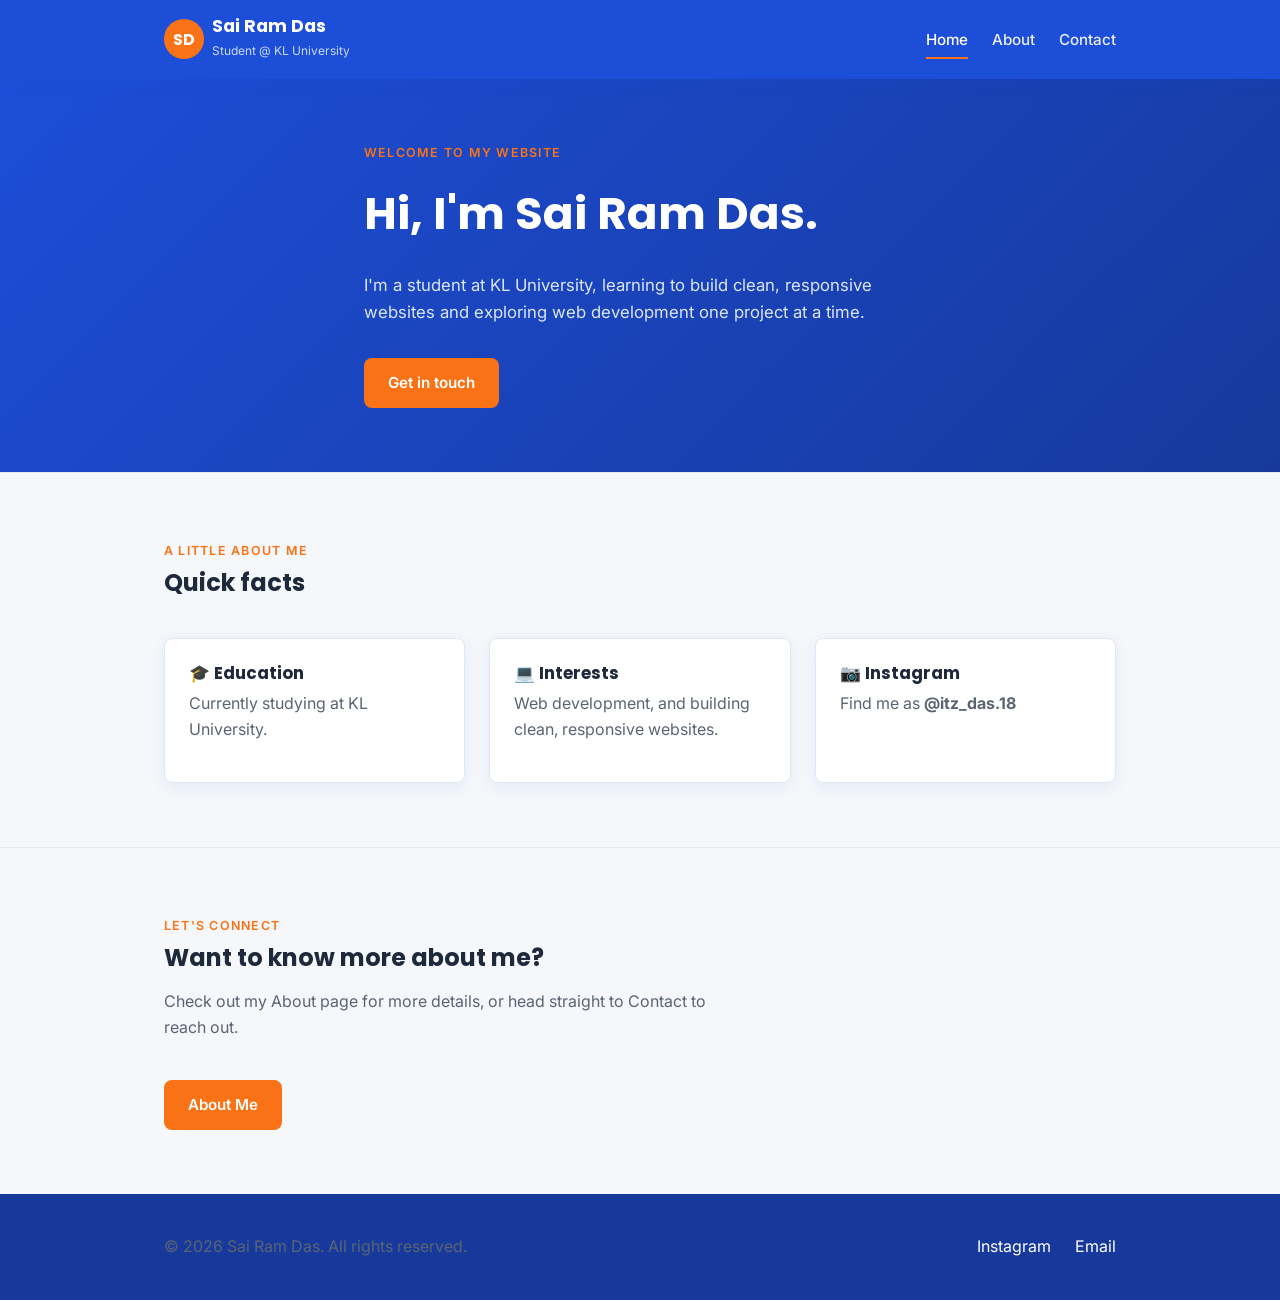
<file: WEBSITE/index.html>
<!DOCTYPE html>
<html lang="en">
<head>
  <meta charset="UTF-8" />
  <meta name="viewport" content="width=device-width, initial-scale=1.0" />
  <title>Home | Sai Ram Das</title>
  <meta name="description" content="Personal portfolio of Sai Ram Das, student at KL University." />
  <link rel="stylesheet" href="css/style.css" />
</head>
<body>

  <header class="site-header">
    <div class="container header-inner">
      <div class="brand">
        <div class="brand-mark">SD</div>
        <div class="brand-text">
          <h2>Sai Ram Das</h2>
          <span>Student @ KL University</span>
        </div>
      </div>

      <button class="nav-toggle" aria-label="Toggle navigation" aria-expanded="false">☰</button>

      <nav class="site-nav" aria-label="Primary">
        <ul>
          <li><a href="index.html" aria-current="page">Home</a></li>
          <li><a href="pages/about.html">About</a></li>
          <li><a href="pages/contact.html">Contact</a></li>
        </ul>
      </nav>
    </div>
  </header>

  <main>

    <!-- Hero -->
    <section class="hero">
      <div class="container hero-inner">
        <span class="eyebrow">Welcome to my website</span>
        <h1>Hi, I'm Sai Ram Das.</h1>
        <p>I'm a student at KL University, learning to build clean, responsive websites and exploring web development one project at a time.</p>
        <a href="pages/contact.html" class="btn">Get in touch</a>
      </div>
    </section>

    <!-- Quick facts -->
    <section class="features">
      <div class="container">
        <div class="section-heading">
          <span class="eyebrow">A little about me</span>
          <h2>Quick facts</h2>
        </div>

        <div class="grid">
          <article class="card">
            <h3>🎓 Education</h3>
            <p>Currently studying at KL University.</p>
          </article>

          <article class="card">
            <h3>💻 Interests</h3>
            <p>Web development, and building clean, responsive websites.</p>
          </article>

          <article class="card">
            <h3>📷 Instagram</h3>
            <p>Find me as <strong>@itz_das.18</strong></p>
          </article>
        </div>
      </div>
    </section>

    <!-- CTA -->
    <section class="cta">
      <div class="container">
        <div class="section-heading">
          <span class="eyebrow">Let's connect</span>
          <h2>Want to know more about me?</h2>
          <p>Check out my About page for more details, or head straight to Contact to reach out.</p>
        </div>
        <a href="pages/about.html" class="btn">About Me</a>
      </div>
    </section>

  </main>

  <footer class="site-footer">
    <div class="container footer-inner">
      <p style="margin:0;">© 2026 Sai Ram Das. All rights reserved.</p>
      <nav aria-label="Footer">
        <ul class="footer-links">
          <li><a href="https://instagram.com/itz_das.18" target="_blank" rel="noopener">Instagram</a></li>
          <li><a href="mailto:dassairam13@gmail.com">Email</a></li>
        </ul>
      </nav>
    </div>
  </footer>

  <script src="js/main.js"></script>
</body>
</html>
</file>
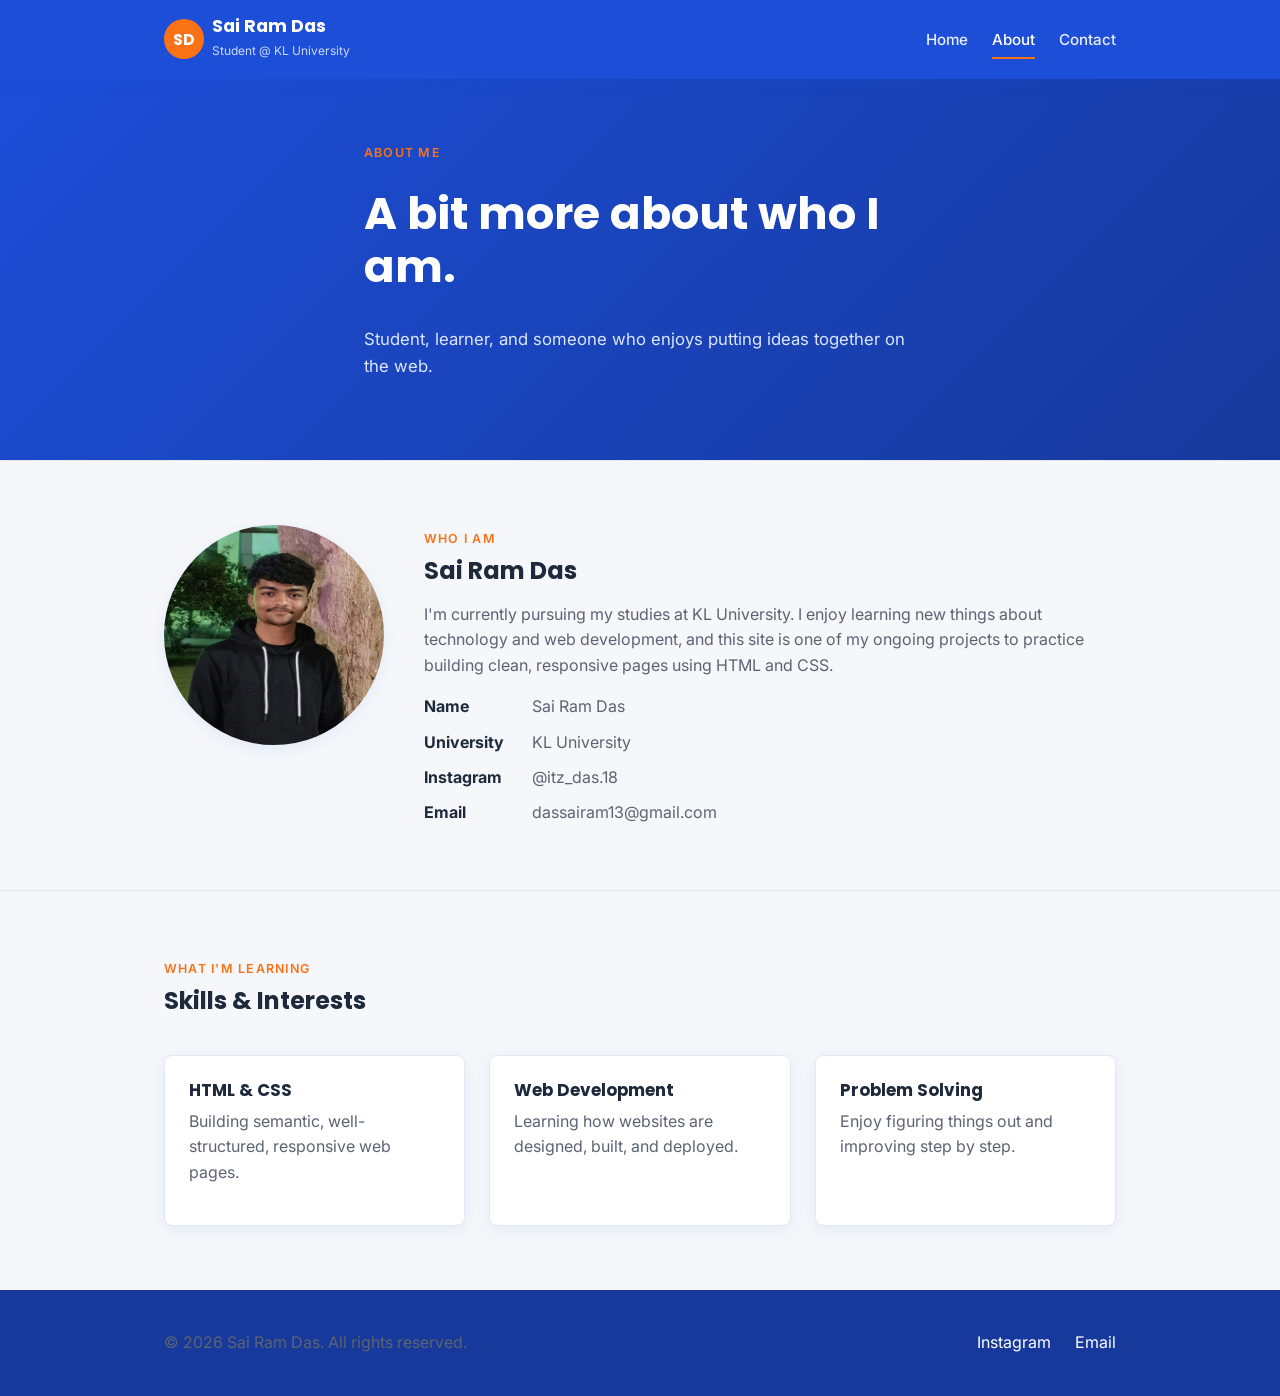
<file: WEBSITE/pages/about.html>
<!DOCTYPE html>
<html lang="en">
<head>
  <meta charset="UTF-8" />
  <meta name="viewport" content="width=device-width, initial-scale=1.0" />
  <title>About | Sai Ram Das</title>
  <meta name="description" content="About Sai Ram Das, student at KL University." />
  <link rel="stylesheet" href="../css/style.css" />
</head>
<body>

  <header class="site-header">
    <div class="container header-inner">
      <div class="brand">
        <div class="brand-mark">SD</div>
        <div class="brand-text">
          <h2>Sai Ram Das</h2>
          <span>Student @ KL University</span>
        </div>
      </div>

      <button class="nav-toggle" aria-label="Toggle navigation" aria-expanded="false">☰</button>

      <nav class="site-nav" aria-label="Primary">
        <ul>
          <li><a href="../index.html">Home</a></li>
          <li><a href="about.html" aria-current="page">About</a></li>
          <li><a href="contact.html">Contact</a></li>
        </ul>
      </nav>
    </div>
  </header>

  <main>

    <!-- Hero -->
    <section class="hero">
      <div class="container hero-inner">
        <span class="eyebrow">About me</span>
        <h1>A bit more about who I am.</h1>
        <p>Student, learner, and someone who enjoys putting ideas together on the web.</p>
      </div>
    </section>

    <!-- Profile -->
    <section class="profile">
      <div class="container profile-grid">
        <img class="profile-photo" src="../images/ME.png" alt="Photo of Sai Ram Das" />

        <div>
          <span class="eyebrow">Who I am</span>
          <h2>Sai Ram Das</h2>
          <p>I'm currently pursuing my studies at KL University. I enjoy learning new things about technology and web development, and this site is one of my ongoing projects to practice building clean, responsive pages using HTML and CSS.</p>

          <ul class="info-list">
            <li><strong>Name</strong> Sai Ram Das</li>
            <li><strong>University</strong> KL University</li>
            <li><strong>Instagram</strong> @itz_das.18</li>
            <li><strong>Email</strong> dassairam13@gmail.com</li>
          </ul>
        </div>
      </div>
    </section>

    <!-- Skills -->
    <section class="skills">
      <div class="container">
        <div class="section-heading">
          <span class="eyebrow">What I'm learning</span>
          <h2>Skills &amp; Interests</h2>
        </div>

        <div class="grid">
          <article class="card">
            <h3>HTML &amp; CSS</h3>
            <p>Building semantic, well-structured, responsive web pages.</p>
          </article>
          <article class="card">
            <h3>Web Development</h3>
            <p>Learning how websites are designed, built, and deployed.</p>
          </article>
          <article class="card">
            <h3>Problem Solving</h3>
            <p>Enjoy figuring things out and improving step by step.</p>
          </article>
        </div>
      </div>
    </section>

  </main>

  <footer class="site-footer">
    <div class="container footer-inner">
      <p style="margin:0;">© 2026 Sai Ram Das. All rights reserved.</p>
      <nav aria-label="Footer">
        <ul class="footer-links">
          <li><a href="https://instagram.com/itz_das.18" target="_blank" rel="noopener">Instagram</a></li>
          <li><a href="mailto:dassairam13@gmail.com">Email</a></li>
        </ul>
      </nav>
    </div>
  </footer>

  <script src="../js/main.js"></script>
</body>
</html>
</file>
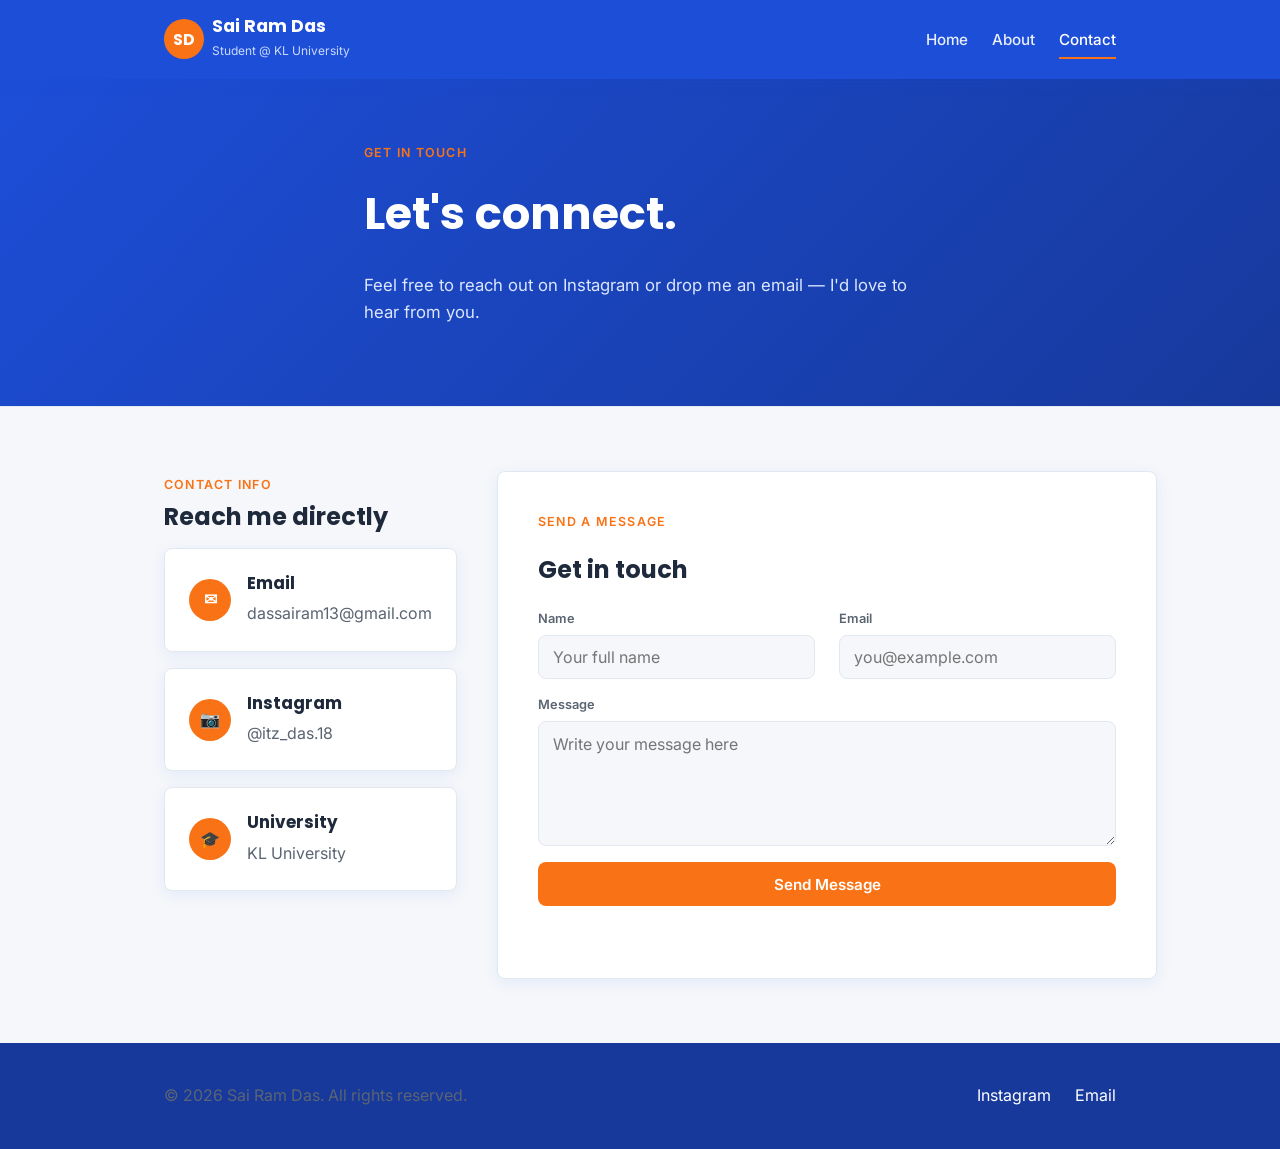
<file: WEBSITE/pages/contact.html>
<!DOCTYPE html>
<html lang="en">
<head>
  <meta charset="UTF-8" />
  <meta name="viewport" content="width=device-width, initial-scale=1.0" />
  <title>Contact | Sai Ram Das</title>
  <meta name="description" content="Get in touch with Sai Ram Das." />
  <link rel="stylesheet" href="../css/style.css" />
</head>
<body>

  <header class="site-header">
    <div class="container header-inner">
      <div class="brand">
        <div class="brand-mark">SD</div>
        <div class="brand-text">
          <h2>Sai Ram Das</h2>
          <span>Student @ KL University</span>
        </div>
      </div>

      <button class="nav-toggle" aria-label="Toggle navigation" aria-expanded="false">☰</button>

      <nav class="site-nav" aria-label="Primary">
        <ul>
          <li><a href="../index.html">Home</a></li>
          <li><a href="about.html">About</a></li>
          <li><a href="contact.html" aria-current="page">Contact</a></li>
        </ul>
      </nav>
    </div>
  </header>

  <main>

    <!-- Hero -->
    <section class="hero">
      <div class="container hero-inner">
        <span class="eyebrow">Get in touch</span>
        <h1>Let's connect.</h1>
        <p>Feel free to reach out on Instagram or drop me an email — I'd love to hear from you.</p>
      </div>
    </section>

    <!-- Contact -->
    <section class="contact">
      <div class="container contact-grid">

        <div class="contact-info">
          <span class="eyebrow">Contact info</span>
          <h2>Reach me directly</h2>

          <article class="card">
            <div class="contact-icon">✉</div>
            <div>
              <h3>Email</h3>
              <p style="margin:0;"><a href="mailto:dassairam13@gmail.com">dassairam13@gmail.com</a></p>
            </div>
          </article>

          <article class="card">
            <div class="contact-icon">📷</div>
            <div>
              <h3>Instagram</h3>
              <p style="margin:0;"><a href="https://instagram.com/itz_das.18" target="_blank" rel="noopener">@itz_das.18</a></p>
            </div>
          </article>

          <article class="card">
            <div class="contact-icon">🎓</div>
            <div>
              <h3>University</h3>
              <p style="margin:0;">KL University</p>
            </div>
          </article>
        </div>

        <form class="contact-form" aria-label="Contact form">
          <span class="eyebrow">Send a message</span>
          <h2 style="margin-bottom: 0.5rem;">Get in touch</h2>

          <div class="form-row">
            <div class="field">
              <label for="name">Name</label>
              <input type="text" id="name" name="name" placeholder="Your full name" required />
            </div>
            <div class="field">
              <label for="email">Email</label>
              <input type="email" id="email" name="email" placeholder="you@example.com" required />
            </div>
          </div>

          <div class="field">
            <label for="message">Message</label>
            <textarea id="message" name="message" rows="5" placeholder="Write your message here" required></textarea>
          </div>

          <button type="submit" class="btn">Send Message</button>
          <p class="form-status" role="status" aria-live="polite"></p>
        </form>

      </div>
    </section>

  </main>

  <footer class="site-footer">
    <div class="container footer-inner">
      <p style="margin:0;">© 2026 Sai Ram Das. All rights reserved.</p>
      <nav aria-label="Footer">
        <ul class="footer-links">
          <li><a href="https://instagram.com/itz_das.18" target="_blank" rel="noopener">Instagram</a></li>
          <li><a href="mailto:dassairam13@gmail.com">Email</a></li>
        </ul>
      </nav>
    </div>
  </footer>

  <script src="../js/main.js"></script>
</body>
</html>
</file>
<file: WEBSITE/css/style.css>
/* ==========================================================================
   Sai Ram Das — Personal Portfolio
   Semantic HTML5 + Flexbox + CSS Grid + CSS Variables + Media Queries
   ========================================================================== */

@import url('https://fonts.googleapis.com/css2?family=Poppins:wght@400;500;600;700&family=Inter:wght@400;500;600&display=swap');

/* -------------------- CSS Variables (Color Theme) -------------------- */
:root {
  --color-bg: #F5F7FA;
  --color-surface: #FFFFFF;
  --color-text: #1E293B;
  --color-text-muted: #5B6472;
  --color-primary: #1D4ED8;
  --color-primary-dark: #17399C;
  --color-accent: #F97316;
  --color-border: #E2E8F0;

  --font-display: 'Poppins', 'Segoe UI', sans-serif;
  --font-body: 'Inter', -apple-system, BlinkMacSystemFont, 'Segoe UI', sans-serif;

  --space-xs: 0.5rem;
  --space-sm: 1rem;
  --space-md: 1.5rem;
  --space-lg: 2.5rem;
  --space-xl: 4rem;

  --max-width: 1000px;
  --radius: 8px;
  --shadow: 0 4px 16px rgba(29, 78, 216, 0.08);
}

/* -------------------------------- Reset -------------------------------- */
*, *::before, *::after { box-sizing: border-box; }
html { scroll-behavior: smooth; }
body {
  margin: 0;
  background-color: var(--color-bg);
  color: var(--color-text);
  font-family: var(--font-body);
  line-height: 1.6;
}
img { max-width: 100%; display: block; }
a { color: inherit; text-decoration: none; }
ul { list-style: none; margin: 0; padding: 0; }
h1, h2, h3 { font-family: var(--font-display); line-height: 1.2; margin: 0 0 var(--space-sm); }
p { margin: 0 0 var(--space-sm); color: var(--color-text-muted); }
:focus-visible { outline: 3px solid var(--color-accent); outline-offset: 2px; }

.container {
  max-width: var(--max-width);
  margin: 0 auto;
  padding: 0 var(--space-md);
}

.eyebrow {
  display: inline-block;
  font-size: 0.78rem;
  font-weight: 600;
  letter-spacing: 0.1em;
  text-transform: uppercase;
  color: var(--color-accent);
  margin-bottom: var(--space-xs);
}

/* -------------------------------- Header -------------------------------- */
.site-header {
  background-color: var(--color-primary);
  color: #fff;
  position: sticky;
  top: 0;
  z-index: 50;
  box-shadow: var(--shadow);
}

.header-inner {
  display: flex;
  align-items: center;
  justify-content: space-between;
  gap: var(--space-md);
  padding: var(--space-sm) var(--space-md);
}

.brand {
  display: flex;
  align-items: center;
  gap: var(--space-xs);
}

.brand-mark {
  width: 40px;
  height: 40px;
  border-radius: 50%;
  background: var(--color-accent);
  display: flex;
  align-items: center;
  justify-content: center;
  font-family: var(--font-display);
  font-weight: 700;
  color: #fff;
  flex-shrink: 0;
}

.brand-text h2 { margin: 0; font-size: 1.1rem; color: #fff; }
.brand-text span { font-size: 0.75rem; color: #C9DAFF; }

/* -------------------------------- Nav (Flexbox) -------------------------------- */
.site-nav ul { display: flex; gap: var(--space-md); }

.site-nav a {
  font-weight: 500;
  font-size: 0.95rem;
  padding: var(--space-xs) 0;
  color: #E9EEFB;
  position: relative;
}

.site-nav a::after {
  content: "";
  position: absolute;
  left: 0; bottom: -2px;
  height: 2px; width: 0;
  background: var(--color-accent);
  transition: width 0.25s ease;
}

.site-nav a:hover,
.site-nav a[aria-current="page"] { color: #fff; }
.site-nav a:hover::after,
.site-nav a[aria-current="page"]::after { width: 100%; }

.nav-toggle {
  display: none;
  background: none;
  border: 1px solid rgba(255,255,255,0.4);
  border-radius: var(--radius);
  color: #fff;
  font-size: 1.2rem;
  padding: 0.3rem 0.6rem;
  cursor: pointer;
}

/* -------------------------------- Hero -------------------------------- */
.hero {
  background: linear-gradient(135deg, var(--color-primary), var(--color-primary-dark));
  color: #fff;
  padding: var(--space-xl) 0;
}

.hero-inner {
  display: flex;
  flex-direction: column;
  gap: var(--space-sm);
  max-width: 600px;
}

.hero h1 { font-size: clamp(1.9rem, 5vw, 2.8rem); color: #fff; }
.hero p { color: #DCE6FF; font-size: 1.05rem; max-width: 50ch; }

.btn {
  display: inline-block;
  align-self: flex-start;
  background: var(--color-accent);
  color: #fff;
  font-weight: 600;
  padding: 0.8rem 1.5rem;
  border-radius: var(--radius);
  border: none;
  cursor: pointer;
  font-family: var(--font-body);
  font-size: 0.95rem;
  transition: transform 0.2s ease;
}
.btn:hover { transform: translateY(-2px); }

.btn-outline {
  background: transparent;
  border: 1.5px solid #fff;
  color: #fff;
}

/* -------------------------------- Sections -------------------------------- */
section { padding: var(--space-xl) 0; }
section + section { border-top: 1px solid var(--color-border); }

.section-heading { max-width: 560px; margin-bottom: var(--space-lg); }

/* -------------------------------- Grid (Skills / Info cards) -------------------------------- */
.grid {
  display: grid;
  gap: var(--space-md);
  grid-template-columns: repeat(3, 1fr);
}

.card {
  background: var(--color-surface);
  border: 1px solid var(--color-border);
  border-radius: var(--radius);
  padding: var(--space-md);
  box-shadow: var(--shadow);
}

.card h3 { font-size: 1.05rem; margin-bottom: var(--space-xs); }

/* -------------------------------- About: profile split -------------------------------- */
.profile-grid {
  display: grid;
  grid-template-columns: 220px 1fr;
  gap: var(--space-lg);
  align-items: start;
}

.profile-photo {
  aspect-ratio: 1 / 1;
  border-radius: 50%;
  background: linear-gradient(160deg, var(--color-accent), var(--color-primary));
  box-shadow: var(--shadow);
}

.info-list { display: grid; gap: 0.6rem; }
.info-list li { display: flex; gap: 0.5rem; color: var(--color-text-muted); }
.info-list strong { color: var(--color-text); min-width: 100px; }

/* -------------------------------- Contact page -------------------------------- */
.contact-grid {
  display: grid;
  grid-template-columns: 1fr 1.2fr;
  gap: var(--space-lg);
}

.contact-info .card { margin-bottom: var(--space-sm); display: flex; align-items: center; gap: var(--space-sm); }

.contact-icon {
  width: 42px; height: 42px;
  border-radius: 50%;
  background: var(--color-accent);
  color: #fff;
  display: flex; align-items: center; justify-content: center;
  font-weight: 700;
  flex-shrink: 0;
}

.contact-form {
  display: grid;
  gap: var(--space-sm);
  background: var(--color-surface);
  border: 1px solid var(--color-border);
  border-radius: var(--radius);
  padding: var(--space-lg);
  box-shadow: var(--shadow);
}

.form-row { display: grid; gap: var(--space-md); grid-template-columns: 1fr 1fr; }
.field { display: flex; flex-direction: column; gap: 0.35rem; }

.field label {
  font-size: 0.8rem;
  font-weight: 600;
  color: var(--color-text-muted);
}

.field input,
.field textarea {
  font-family: var(--font-body);
  font-size: 1rem;
  padding: 0.7rem 0.85rem;
  border: 1px solid var(--color-border);
  border-radius: var(--radius);
  background: var(--color-bg);
  color: var(--color-text);
}
.field input:focus,
.field textarea:focus { border-color: var(--color-accent); }

/* -------------------------------- Footer -------------------------------- */
.site-footer {
  background: var(--color-primary-dark);
  color: #C9DAFF;
  padding: var(--space-lg) 0;
}

.footer-inner {
  display: flex;
  flex-wrap: wrap;
  align-items: center;
  justify-content: space-between;
  gap: var(--space-sm);
}

.footer-links { display: flex; gap: var(--space-md); }
.footer-links a { color: #fff; }
.footer-links a:hover { color: var(--color-accent); }

/* ==========================================================================
   Media Queries — Tablet & Mobile Responsiveness
   ========================================================================== */

/* Tablet: 769px – 1024px */
@media (max-width: 1024px) {
  .grid { grid-template-columns: repeat(2, 1fr); }
  .profile-grid { grid-template-columns: 160px 1fr; }
  .contact-grid { grid-template-columns: 1fr; }
}

/* Mobile: <= 768px */
@media (max-width: 768px) {
  .header-inner { flex-wrap: wrap; }
  .nav-toggle { display: inline-flex; align-items: center; }

  .site-nav { width: 100%; }
  .site-nav ul {
    flex-direction: column;
    gap: 0;
    max-height: 0;
    overflow: hidden;
    transition: max-height 0.3s ease;
  }
  .site-nav.open ul { max-height: 200px; }
  .site-nav a { display: block; padding: var(--space-sm) 0; border-top: 1px solid rgba(255,255,255,0.12); }

  .hero { padding: var(--space-lg) 0; }
  .hero-inner { max-width: 100%; }

  .grid { grid-template-columns: 1fr; }
  .profile-grid { grid-template-columns: 1fr; text-align: center; }
  .profile-photo { margin: 0 auto; width: 160px; }
  .info-list li { justify-content: center; }

  .form-row { grid-template-columns: 1fr; }
  .footer-inner { flex-direction: column; align-items: flex-start; }
}
</file>
